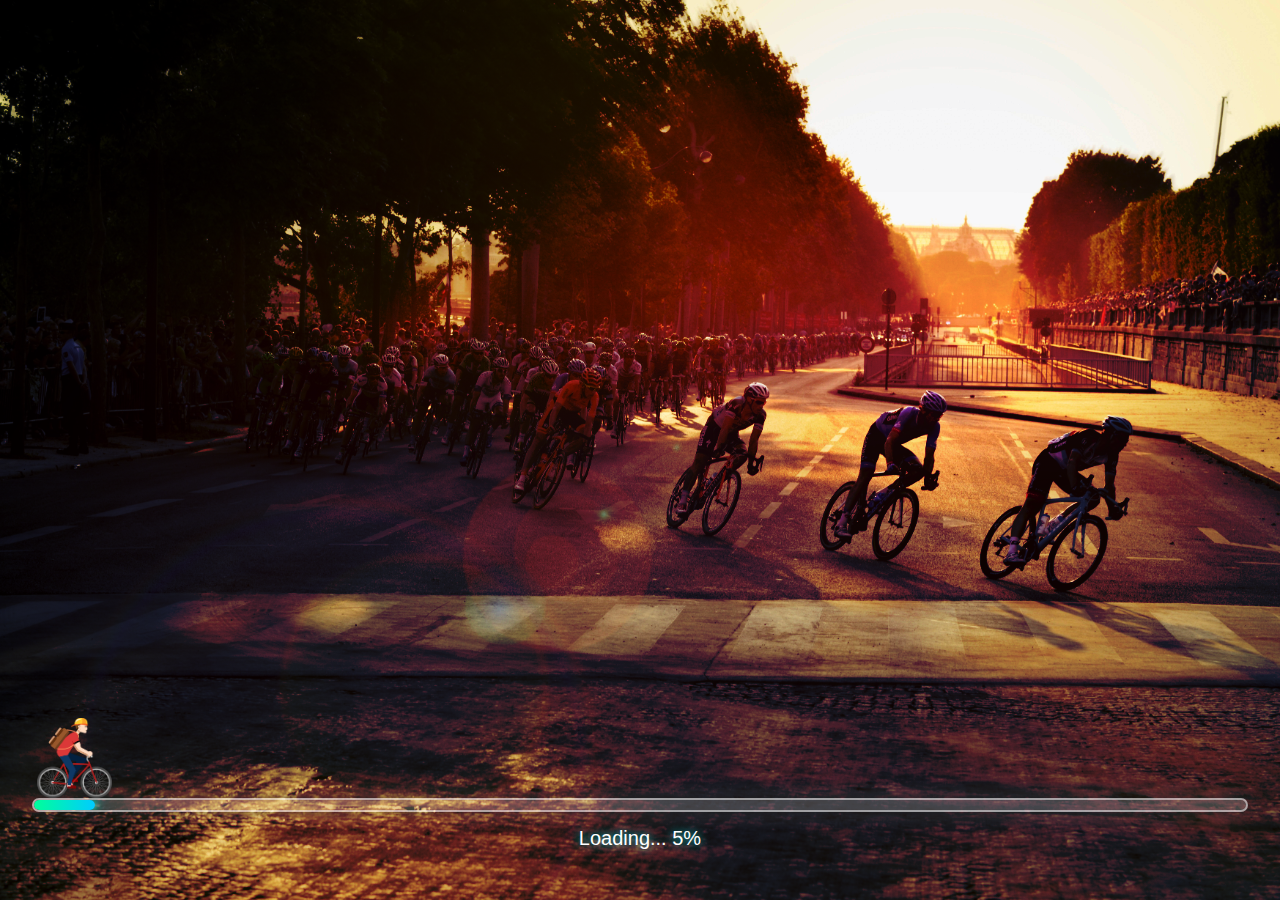
<file: index.html>
<!DOCTYPE html>
<html lang="en">
<head>
  <meta charset="UTF-8">
  <meta name="viewport" content="width=device-width, initial-scale=1.0">
  <title>Gamified Bicycle Loader</title>
  <link rel="stylesheet" href="styles1.css">
</head>
<body>
  <div class="background">
    <div class="loader-container">
      <div class="bicycle-icon"></div>
      <div class="loading-bar">
        <div class="progress-bar"></div>
      </div>
      <p class="loading-text">Loading... <span id="loading-percentage">1%</span></p>
    </div>
  </div>

  <!-- Popup Modal -->
  <div class="popup-overlay" id="popup">
    <div class="popup-content">
      <h2>🚴 Gear Up for Adventure!</h2>
      <p>Congratulations! You're all set. Let the race to victory begin!</p>
      <button id="close-popup">Start the Game</button>
    </div>
  </div>

  <script src="script.js"></script>
</body>
</html>
</file>
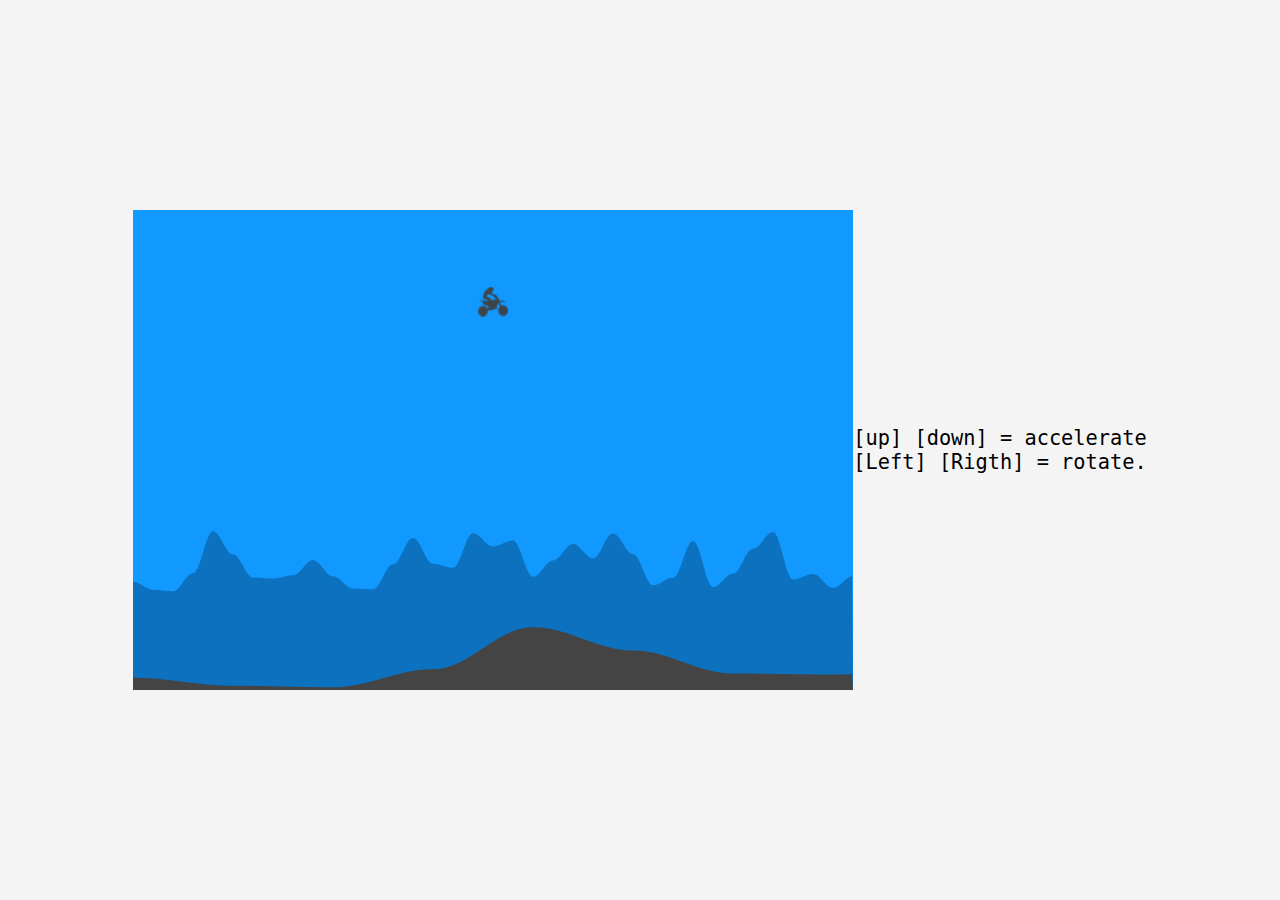
<file: game.html>
<!DOCTYPE html>
<html lang="en">
<head>
    <meta charset="UTF-8">
    <meta name="viewport" content="width=device-width, initial-scale=1.0">
    <title>cycle world</title>
    <link rel="stylesheet" href="game.css" type="text/css">
</head>
<body>
    <!-- Motocross image base64 -->
    <template>[data-uri]</template>


    <script src="game.js"></script>    
</body>
</html>
</file>
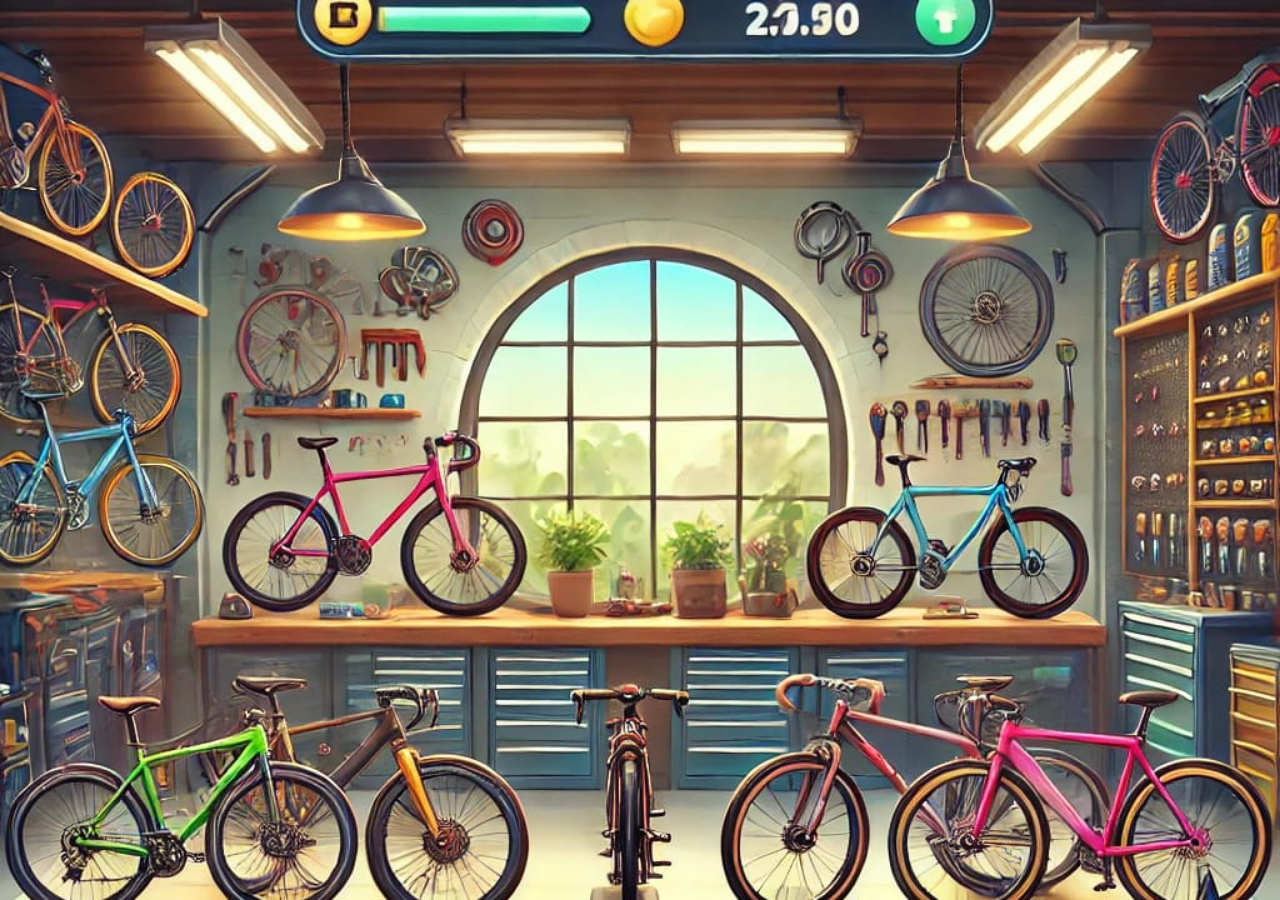
<file: garage.html>
<!DOCTYPE html>
<html lang="en">
<head>
  <meta charset="UTF-8">
  <meta name="viewport" content="width=device-width, initial-scale=1.0">
  <title>Downhill Bike Game</title>
  <link rel="stylesheet" href="garage.css">
</head>
<body>
  <div class="overlay" id="home-screen">
    <!-- Title -->
    <div class="title">
      <!-- <h1>settings</h1> -->
      </div>

  <canvas id="gameCanvas" style="display: none;"></canvas>

  <!-- <script src="play.js"></script> -->
</body>
</html>
</file>
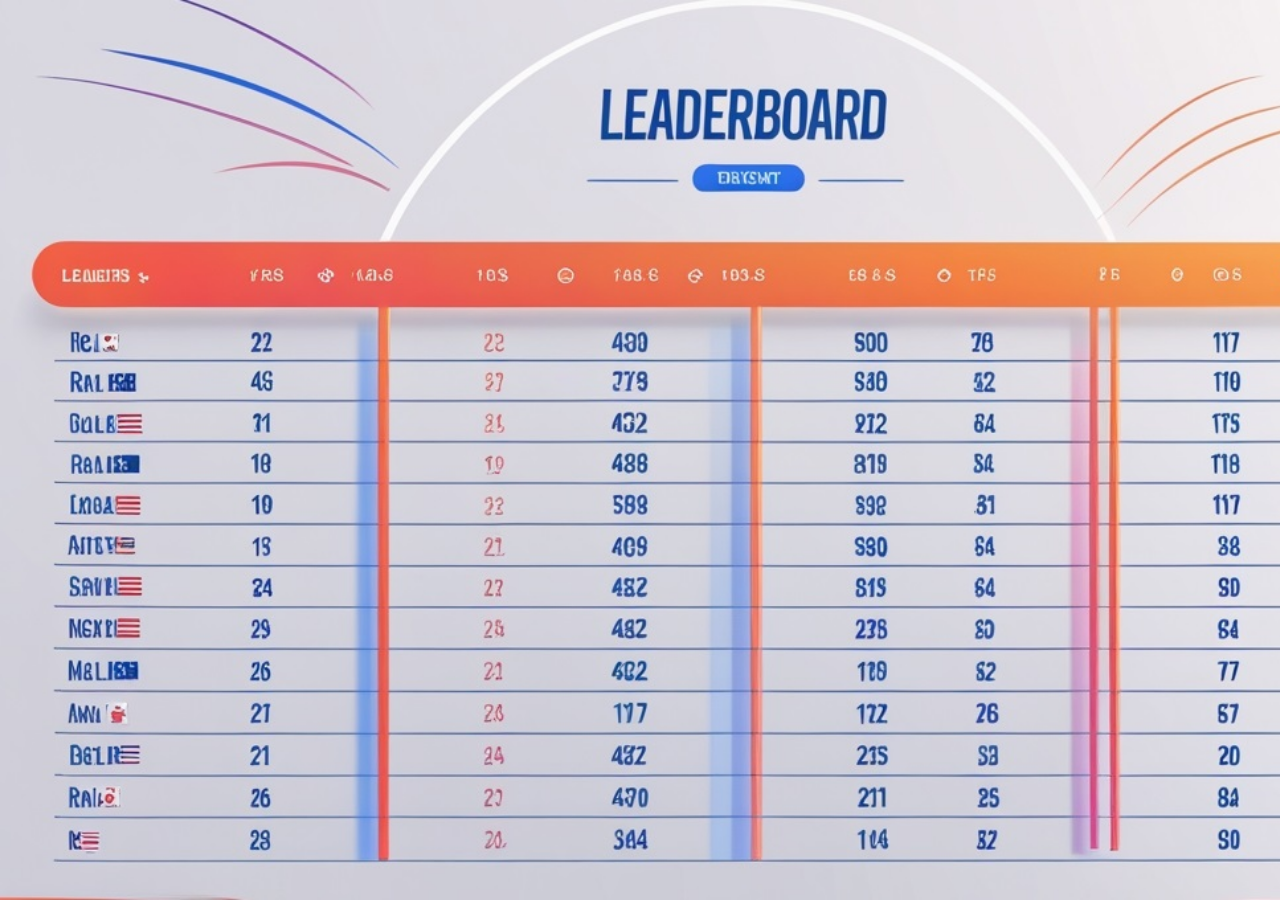
<file: leaderboard.html>
<!DOCTYPE html>
<html lang="en">
<head>
  <meta charset="UTF-8">
  <meta name="viewport" content="width=device-width, initial-scale=1.0">
  <title>Downhill Bike Game</title>
  <link rel="stylesheet" href="leaderboard.css">
</head>
<body>
  <div class="overlay" id="home-screen">
    <!-- Title -->
    <div class="title">
      <!-- <h1>settings</h1> -->
      </div>

  <canvas id="gameCanvas" style="display: none;"></canvas>

  <!-- <script src="play.js"></script> -->
</body>
</html>
</file>
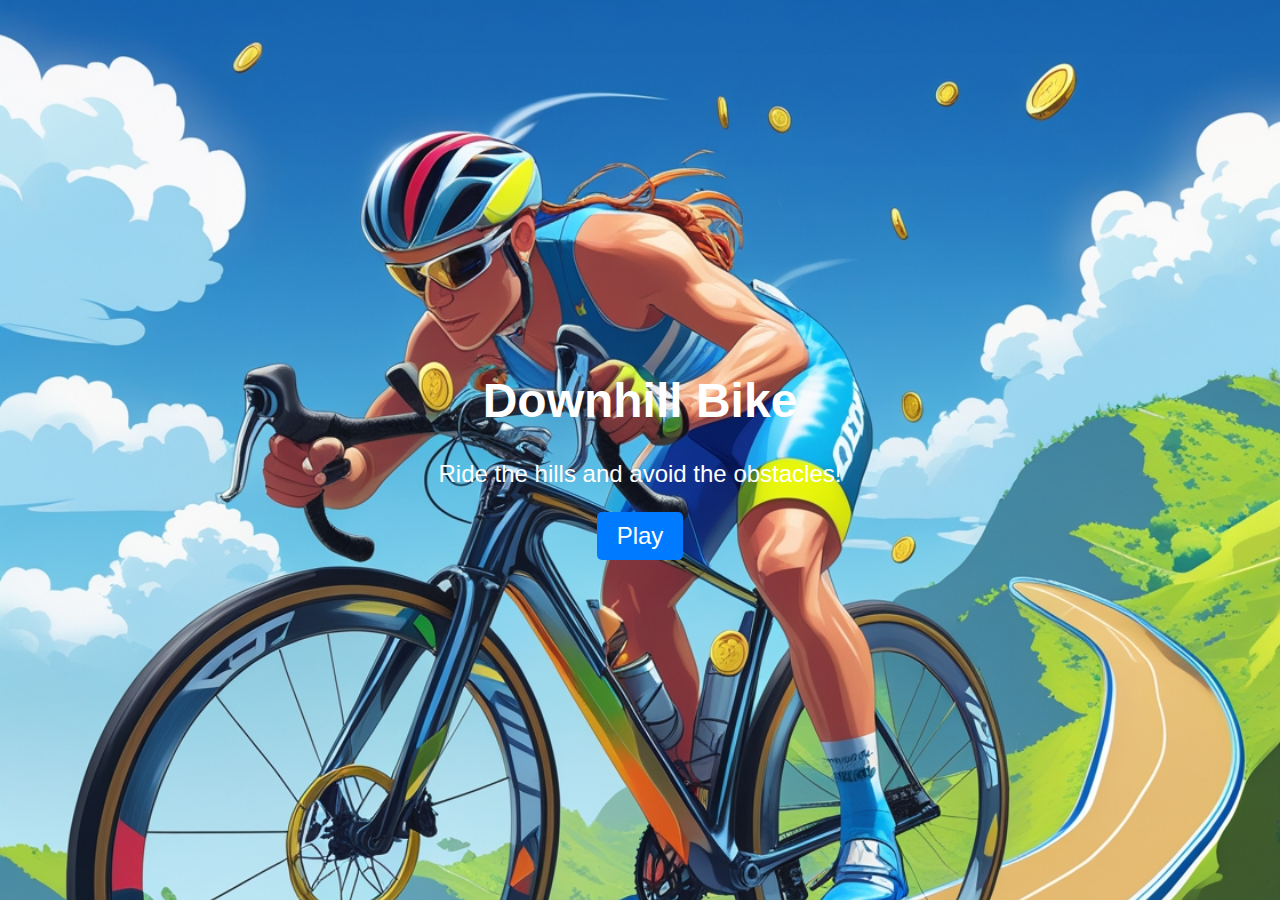
<file: play.html>
<!DOCTYPE html>
<html lang="en">
<head>
  <meta charset="UTF-8">
  <meta name="viewport" content="width=device-width, initial-scale=1.0">
  <title>Downhill Bike Game</title>
  <link rel="stylesheet" href="play.css">
</head>
<body>
  <div class="overlay" id="home-screen">
    <!-- Title -->
    <div class="title">
      <h1>Downhill Bike</h1>
      <p>Ride the hills and avoid the obstacles!</p>
    </div>

    <!-- Play Button -->
    <button id="play">Play</button>
  </div>

  <canvas id="gameCanvas" style="display: none;"></canvas>

  <script src="play.js"></script>
</body>
</html>
</file>
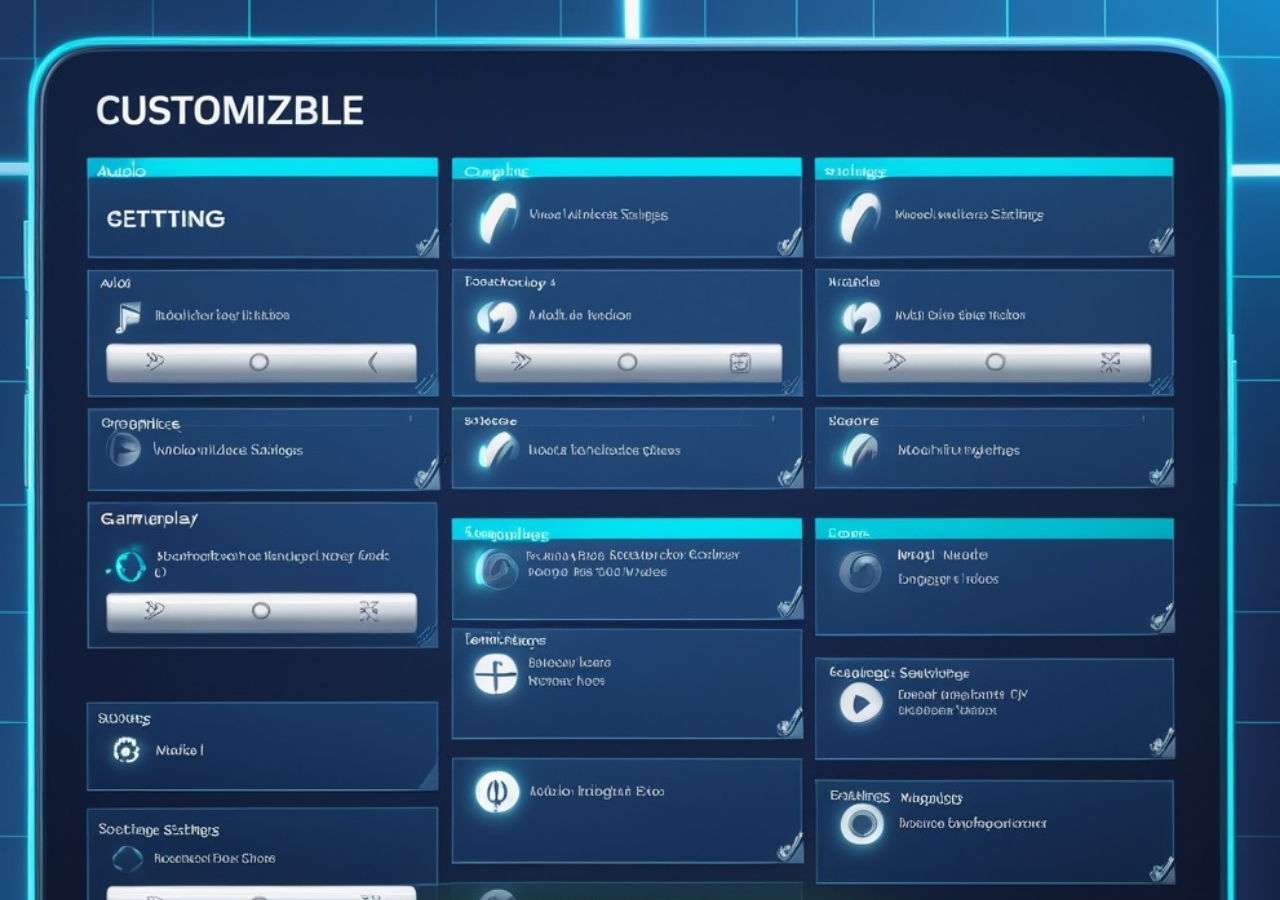
<file: setting.html>
<!DOCTYPE html>
<html lang="en">
<head>
  <meta charset="UTF-8">
  <meta name="viewport" content="width=device-width, initial-scale=1.0">
  <title>Downhill Bike Game</title>
  <link rel="stylesheet" href="setting.css">
</head>
<body>
  <div class="overlay" id="home-screen">
    <!-- Title -->
    <div class="title">
      <!-- <h1>settings</h1> -->
      </div>

  <canvas id="gameCanvas" style="display: none;"></canvas>

  <!-- <script src="play.js"></script> -->
</body>
</html>
</file>
<file: game.css>
html, body {
    margin: 0;
    padding: 0;
    height: 100%;
    width: 100%;
    font-family: monospace;
    font-size: 1.25em;
}

body {
    display: flex;
    justify-content: center;
    align-items: center;
    background-color: #f4f4f4; /* Optional: background color for visibility */
}
</file>
<file: garage.css>
body {
    margin: 0;
    padding: 0;
    font-family: Arial, sans-serif;
    display: flex;
    justify-content: center;
    align-items: center;
    height: 100vh;
    background: linear-gradient(to bottom, #87ceeb, #4caf50); /* Sky to ground */
    background-image: url('garage.jpg');
    background-repeat: no-repeat;
    background-size: cover ;
  
  }
</file>
<file: leaderboard.css>
body {
    margin: 0;
    padding: 0;
    font-family: Arial, sans-serif;
    display: flex;
    justify-content: center;
    align-items: center;
    height: 100vh;
    background: linear-gradient(to bottom, #87ceeb, #4caf50); /* Sky to ground */
    background-image: url('leaderboard1.jpg');
    background-repeat: no-repeat;
    background-size: cover ;
  
  }
</file>
<file: play.css>
/* styles.css */

body {
    margin: 0;
    padding: 0;
    font-family: Arial, sans-serif;
    display: flex;
    justify-content: center;
    align-items: center;
    height: 100vh;
    background: linear-gradient(to bottom, #87ceeb, #4caf50); /* Sky to ground */
    background-image: url('playgame.jpg');
    background-repeat: no-repeat;
    background-size: cover ;
  
  }
  
  .overlay {
    text-align: center;
  }
  
  .title h1 {
    font-size: 3rem;
    color: #fff;
  }
  
  .title p {
    font-size: 1.5rem;
    color: #fff;
  }
  
  #play {
    padding: 10px 20px;
    font-size: 1.5rem;
    background-color: #007bff;
    color: #fff;
    border: none;
    border-radius: 5px;
    cursor: pointer;
  }
  
  #play:hover {
    background-color: #0056b3;
  }
  
  #gameCanvas {
    border: 3px solid #000;
    display: block;
    width: 800px;
    height: 500px;
  }
</file>
<file: setting.css>
body {
    margin: 0;
    padding: 0;
    font-family: Arial, sans-serif;
    display: flex;
    justify-content: center;
    align-items: center;
    height: 100vh;
    background: linear-gradient(to bottom, #87ceeb, #4caf50); /* Sky to ground */
    background-image: url('settings1.jpg');
    background-repeat: no-repeat;
    background-size: cover ;
  
  }
  
  .overlay {
    text-align: center;
  }
  
  .title h1 {
    font-size: 3rem;
    color: #fff;
  }
  
  .title p {
    font-size: 1.5rem;
    color: #fff;
  }
</file>
<file: styles1.css>
/* General Reset */
* {
    margin: 0;
    padding: 0;
    box-sizing: border-box;
  }
  
  body, html {
    height: 100%;
    font-family: 'Poppins', Arial, sans-serif;
  }
  
  /* Background Styling */
  .background {
    height: 100%;
    background: linear-gradient(to bottom, #1a1a2e, #16213e), url('background.jpg');
    background-size: cover;
    background-blend-mode: overlay;
    display: flex;
    align-items: flex-end; /* Align loader to the bottom */
    justify-content: center;
    position: relative;
  }
  
  /* Loader Container */
  .loader-container {
    width: 100%;
    position: absolute;
    bottom: 50px;
    text-align: center;
  }
  
  /* Bicycle Styling */
  .bicycle-icon {
    position: absolute;
    top: -80px; /* Bicycle above the bar */
    left: 0;
    width: 80px;
    height: 80px;
    background: url('vecteezy_bicycle.png') no-repeat center center/contain;
    animation: bounce 1s infinite ease-in-out;
  }
  
  /* Loading Bar Styling */
  .loading-bar {
    position: relative;
    width: 95%;
    height: 14px;
    margin: 0 auto;
    background: rgba(255, 255, 255, 0.2);
    border-radius: 15px;
    overflow: hidden;
    border: 2px solid rgba(255, 255, 255, 0.5);
    box-shadow: 0 0 10px rgba(0, 0, 0, 0.5), 0 0 20px rgba(255, 255, 255, 0.2);
  }
  
  .progress-bar {
    height: 100%;
    width: 0;
    background: linear-gradient(90deg, #00ff99, #00ccff);
    box-shadow: 0 0 10px #00ff99, 0 0 20px #00ccff;
    border-radius: 15px;
    transition: width 0.1s ease-in-out;
  }
  
  /* Loading Text */
  .loading-text {
    margin-top: 15px;
    font-size: 20px;
    color: #ffffff;
    text-shadow: 0px 0px 10px rgba(0, 255, 255, 0.8);
  }
  
  /* Popup Styling */
  .popup-overlay {
    display: none;
    position: fixed;
    top: 0;
    left: 0;
    width: 100%;
    height: 100%;
    background: rgba(0, 0, 0, 0.9);
    z-index: 1000;
    justify-content: center;
    align-items: center;
  }
  
  .popup-content {
    background: linear-gradient(135deg, #16213e, #0f3460);
    color: #fff;
    padding: 50px;
    border-radius: 20px;
    text-align: center;
    box-shadow: 0 0 15px rgba(0, 255, 255, 0.8), 0 0 30px rgba(0, 255, 255, 0.5);
    animation: fadeIn 0.5s ease-in-out;
  }
  
  .popup-content h2 {
    margin-bottom: 20px;
    font-size: 28px;
    text-shadow: 0 0 10px rgba(255, 255, 0, 0.8), 0 0 20px rgba(0, 255, 255, 0.8);
  }
  
  .popup-content p {
    margin-bottom: 25px;
    font-size: 18px;
    line-height: 1.5;
  }
  
  .popup-content button {
    background: linear-gradient(90deg, #00ff99, #00ccff);
    color: #fff;
    border: none;
    padding: 15px 30px;
    border-radius: 8px;
    font-size: 16px;
    cursor: pointer;
    text-transform: uppercase;
    box-shadow: 0 0 10px #00ff99, 0 0 20px #00ccff;
  }
  
  .popup-content button:hover {
    background: linear-gradient(90deg, #00cc66, #0099cc);
  }
  
  /* Popup Animation */
  @keyframes fadeIn {
    from {
      opacity: 0;
      transform: scale(0.8);
    }
    to {
      opacity: 1;
      transform: scale(1);
    }
  }
  
  /* Bicycle Bounce Animation */
  @keyframes bounce {
    0%, 100% {
      transform: translateY(0);
    }
    50% {
      transform: translateY(-15px);
    }
  }
</file>
